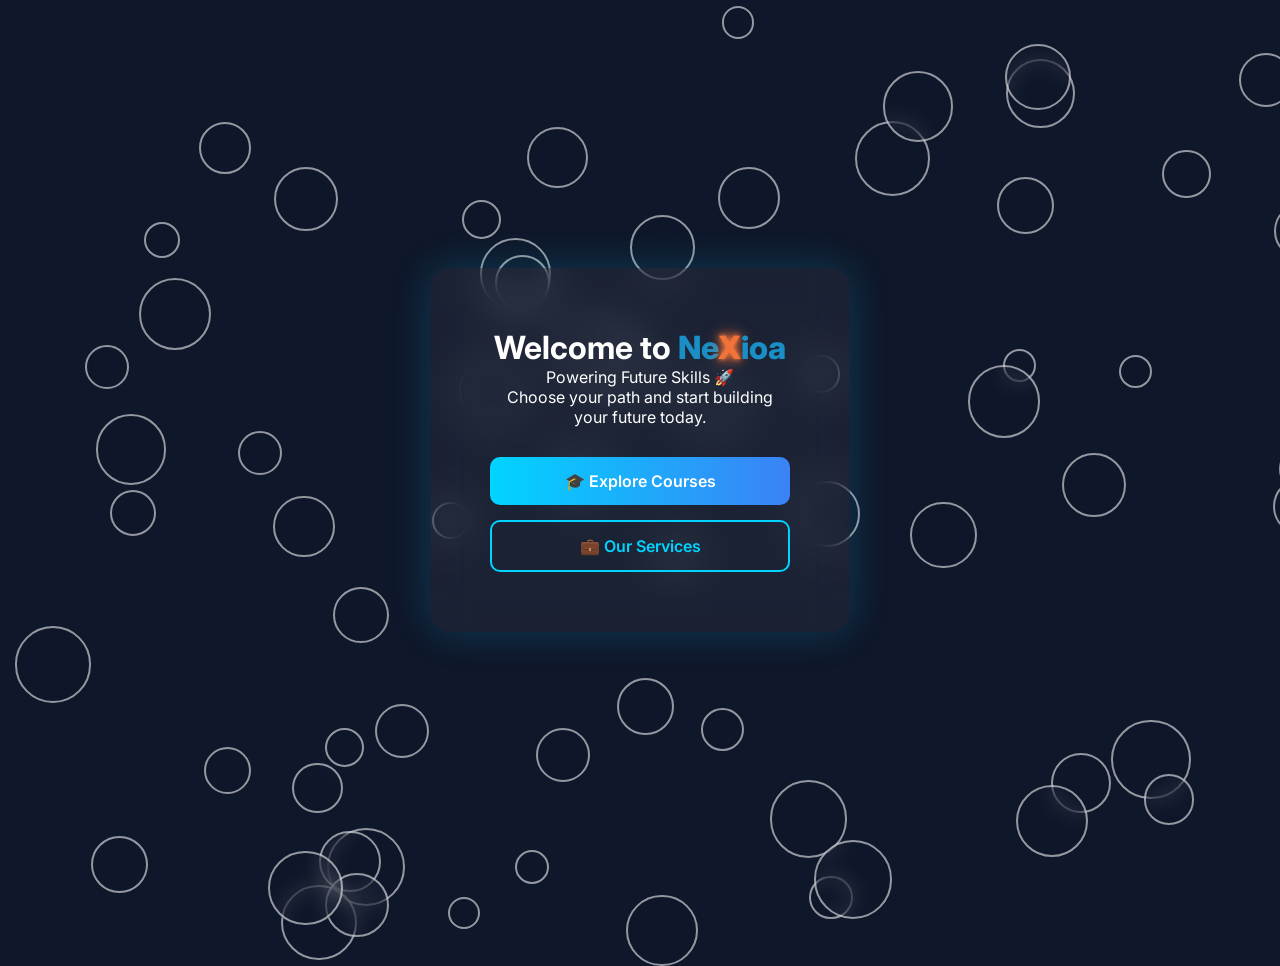
<file: index.html>
<!DOCTYPE html>
<html lang="en">
<head>
<meta charset="UTF-8">
<meta name="viewport" content="width=device-width, initial-scale=1.0">
<title>NeXioa|Powering Future Skills</title>
<link rel="icon" type="jpg" href="nexioa final logo2.jpg">


<link rel="stylesheet" href="style.css">
<link href="https://fonts.googleapis.com/css2?family=Inter:wght@400;600;800&display=swap" rel="stylesheet">

</head>

<body>

<div class="neon-bg">
    <div class="neon-ring"></div>
</div>




<div class="main-container">

    <div class="glass-card">

        <h1 class="fade-in">
            Welcome to 
            <span class="brand">
                Ne<span class="brand-x">X</span>ioa
            </span>

        </h1>

        <p class="fade-in delay">
            Powering Future Skills 🚀 <br>
            Choose your path and start building your future today.
        </p>

        <div class="button-group fade-in delay2">
            <button onclick="goToPage('courses.html')" class="btn primary">
                🎓 Explore Courses
            </button>

            <button onclick="goToPage('services.html')" class="btn secondary">
                💼 Our Services
            </button>
        </div>

    </div>

</div>

<script src="index.js"></script>

</body>
</html>
</file>
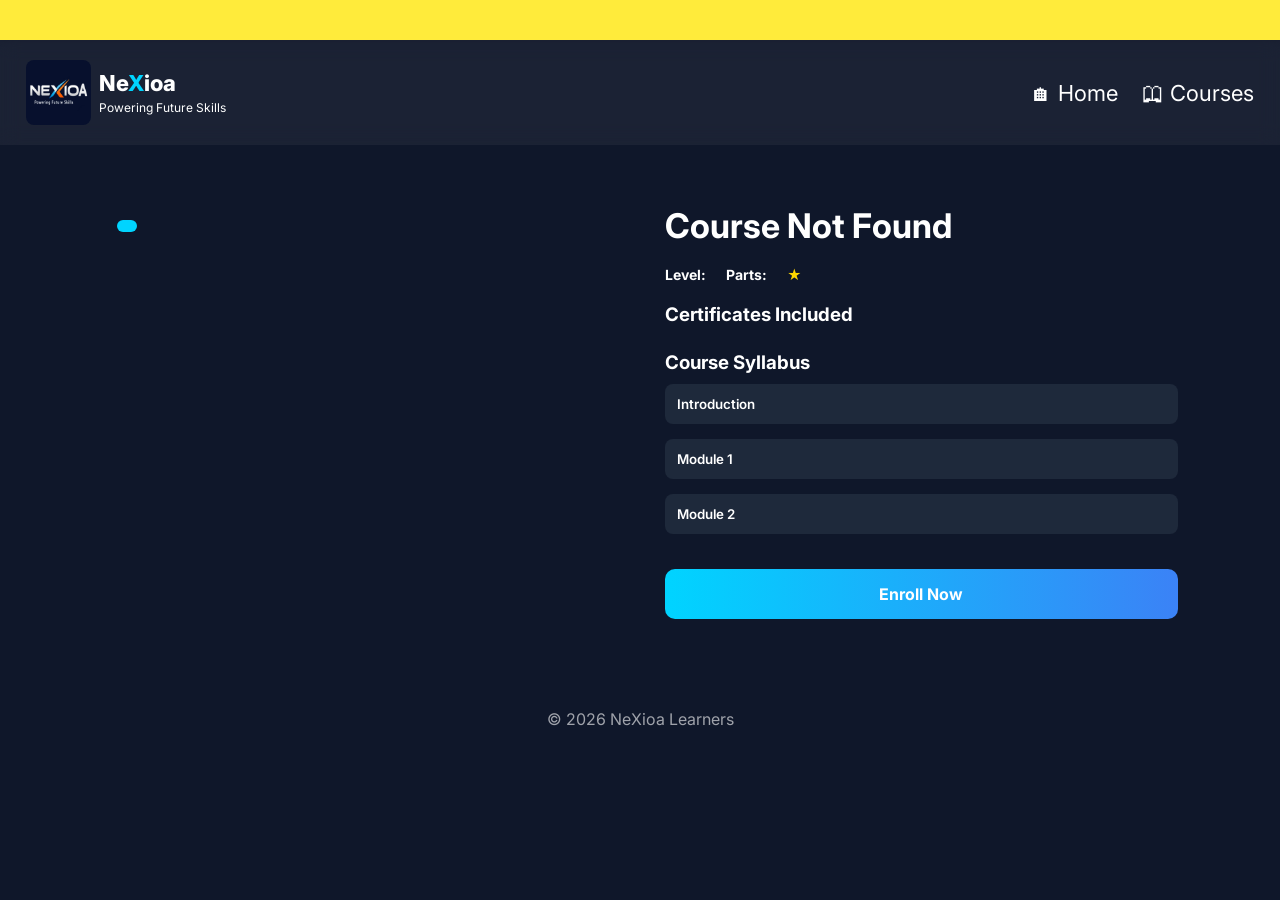
<file: course.html>
<!DOCTYPE html>
<html lang="en">
<head>
<meta charset="UTF-8">
<title>Course Details | NeXioa</title>
<link rel="icon" type="jpg" href="nexioa final logo2.jpg">
<meta name="viewport" content="width=device-width, initial-scale=1.0">
<link href="https://fonts.googleapis.com/css2?family=Inter:wght@400;600;700;800&display=swap" rel="stylesheet">
<link rel="stylesheet" href="course.css">
</head>

<body>
  
  <!-- Scrolling Banner at the top -->
<div class="scrolling-banner">
  <div class="scrolling-text">
    🎉 New Year Offer: 20% OFF! &nbsp; | &nbsp;
    🌼 Holi Special: 10% OFF! &nbsp; | &nbsp;
    🛍️ Summer Sale: 5% OFF! &nbsp; | &nbsp;
    ✨ More exciting offers valid till 20 May 2026!
    🎉 New Year Offer: 20% OFF! &nbsp; | &nbsp;
    🌼 Holi Special: 10% OFF! &nbsp; | &nbsp;
    🛍️ Summer Sale: 5% OFF! &nbsp; | &nbsp;
    ✨ More exciting offers valid till 20 May 2026!
  </div>
</div>

<style>
/* Banner container */
.scrolling-banner {
  width: 100%;
  overflow: hidden;
  background-color: #ffeb3b; /* Yellow background */
  color: #000;
  font-weight: bold;
  padding: 10px 0;
  box-shadow: 0 2px 5px rgba(0,0,0,0.2);
}

/* Scrolling text animation */
.scrolling-text {
  display: inline-block;
  white-space: nowrap;
  padding-left: 100%;
  animation: scroll-left 20s linear infinite;
}

@keyframes scroll-left {
  0% {
    transform: translateX(0%);
  }
  100% {
    transform: translateX(-100%);
  }
}
</style>

<header class="header">
  <div class="logo-wrapper">
    <img src="nexioa final logo2.jpg" class="brand-icon">
    <div class="logo-text-block">
      <div class="logo">
        <span class="logo-text1">Ne</span><span class="logo-x">X</span><span class="logo-text">ioa</span>
      </div>
      <span class="tagline">Powering Future Skills</span>
    </div>
  </div>

  <nav>
    <a href="index.html">🏠︎  Home</a>
    <a href="courses.html">🕮  Courses</a>
  </nav>
</header>

<section class="course-detail">

  <div class="course-image">
    <img id="image">
    <div class="course-badge" id="badge"></div>
  </div>

  <div class="course-info">
    <h1 id="title"></h1>
    <p id="desc"></p>

    <div class="meta">
      <span><b>Level:</b> <span id="level"></span></span>
      <span><b>Parts:</b> <span id="parts"></span></span>
      <span class="rating">★ <span id="ratingValue"></span></span>
    </div>

    <p class="price" id="price"></p>

    <h3>Certificates Included</h3>
    <div class="certificate-box">
      <img id="Participation">
      <img id="completition">
    </div>

    <h3>Course Syllabus</h3>
    <div class="accordion">
      <button class="accordion-btn">Introduction</button>
      <div class="panel"><p> This course provides a comprehensive journey from basics to mastery. 
      You'll understand fundamental principles, industry tools, and practical techniques to become proficient.</p></div>

      <button class="accordion-btn">Module 1</button>
      <div class="panel"><p>In this section, you'll explore core concepts, including best practices, step-by-step workflows, 
      and strategies used by professionals in the field. Each concept is reinforced with practical examples.</p></div>

      <button class="accordion-btn">Module 2</button>
      <div class="panel"><p> Apply your knowledge through hands-on exercises, real-world projects, and case studies. This module ensures you can implement 
      your skills confidently in personal projects, freelance tasks, or professional environments.</p></div>
    </div>

    <button class="enroll-btn" onclick="apply()">Enroll Now</button>
  </div>

</section>

<footer>
  <p>© 2026 NeXioa Learners</p>
</footer>

<script src="course.js"></script>

</body>
</html>
</file>
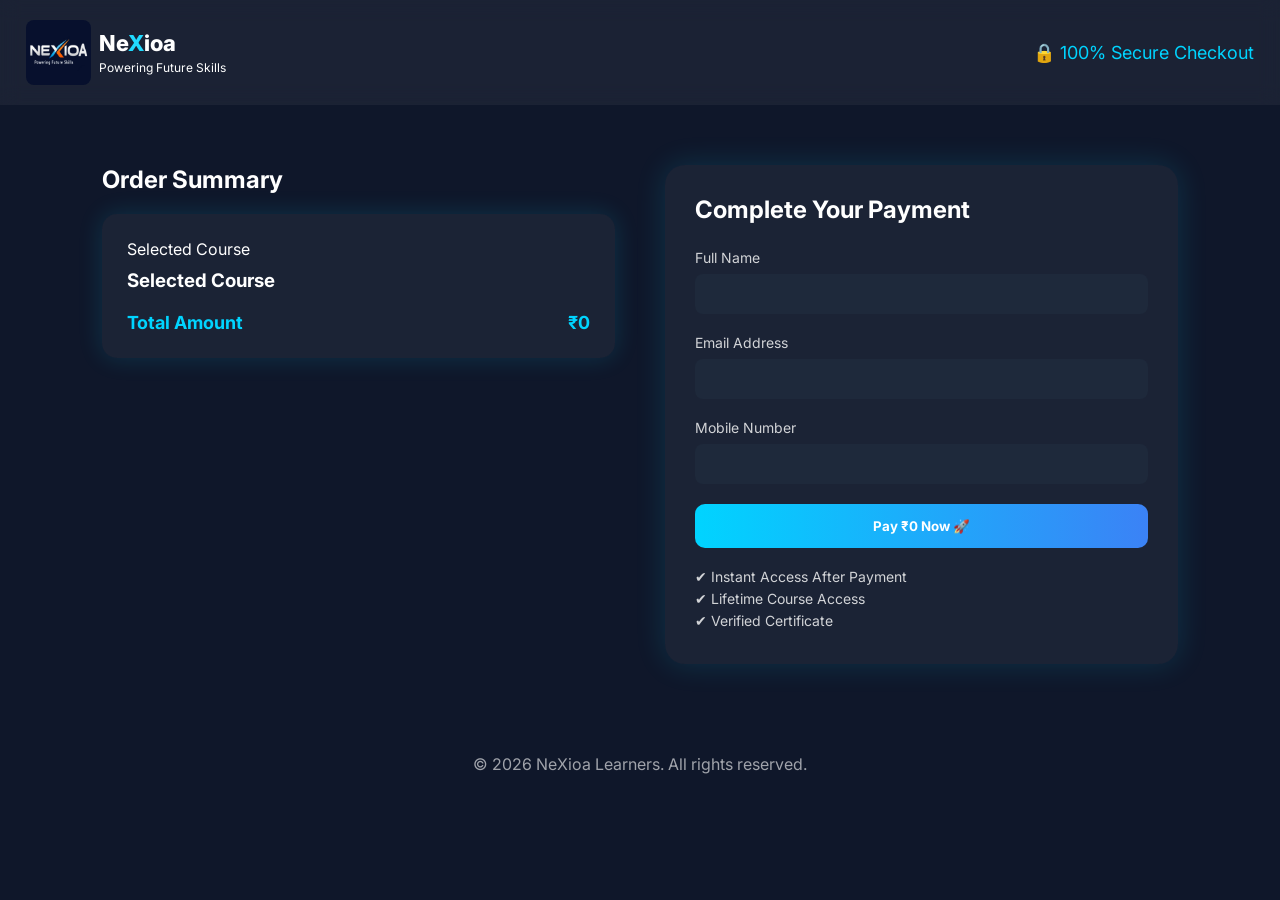
<file: payment.html>
<!DOCTYPE html>
<html lang="en">
<head>
<meta charset="UTF-8">
<title>Secure Payment | NeXioa</title>
<link rel="icon" type="jpg" href="nexioa final logo2.jpg">
<meta name="viewport" content="width=device-width, initial-scale=1.0">

<link href="https://fonts.googleapis.com/css2?family=Inter:wght@400;600;700;800&display=swap" rel="stylesheet">
<link rel="stylesheet" href="payment.css">

</head>
<body>
<header class="header">
  <div class="logo-wrapper">
    <img src="nexioa final logo2.jpg" class="brand-icon">
    <div class="logo-text-block">
      <div class="logo">
        <span class="logo-text1">Ne</span><span class="logo-x">X</span><span class="logo-text">ioa</span>
      </div>
      <span class="tagline">Powering Future Skills</span>
    </div>
  </div>

  <div class="secure-badge">🔒 100% Secure Checkout</div>
</header>



<section class="payment-container fade-in">

  <div class="order-summary">
    <h2>Order Summary</h2>
    <div class="summary-box">
      <p>Selected Course</p>
      <h3 id="courseName">Loading...</h3>
      <div class="price-row">
        <span>Total Amount</span>
        <span>₹<span id="totalAmount">0</span></span>
      </div>
    </div>
  </div>

  <div class="payment-box">
    <h2>Complete Your Payment</h2>

    <form id="paymentForm">

      <div class="input-group">
        <label>Full Name</label>
        <input type="text" id="name" required>
      </div>

      <div class="input-group">
        <label>Email Address</label>
        <input type="email" id="email" required>
      </div>

      <div class="input-group">
        <label>Mobile Number</label>
        <input type="tel" id="phone" required>
      </div>

      <button type="submit" class="pay-btn">
        Pay ₹<span id="payAmount">0</span> Now 🚀
      </button>

    </form>

    <div class="trust-info">
      <p>✔ Instant Access After Payment</p>
      <p>✔ Lifetime Course Access</p>
      <p>✔ Verified Certificate</p>
    </div>

  </div>

</section>

<footer>
  © 2026 NeXioa Learners. All rights reserved.
</footer>

<script src="payment.js"></script>

</body>
</html>
</file>
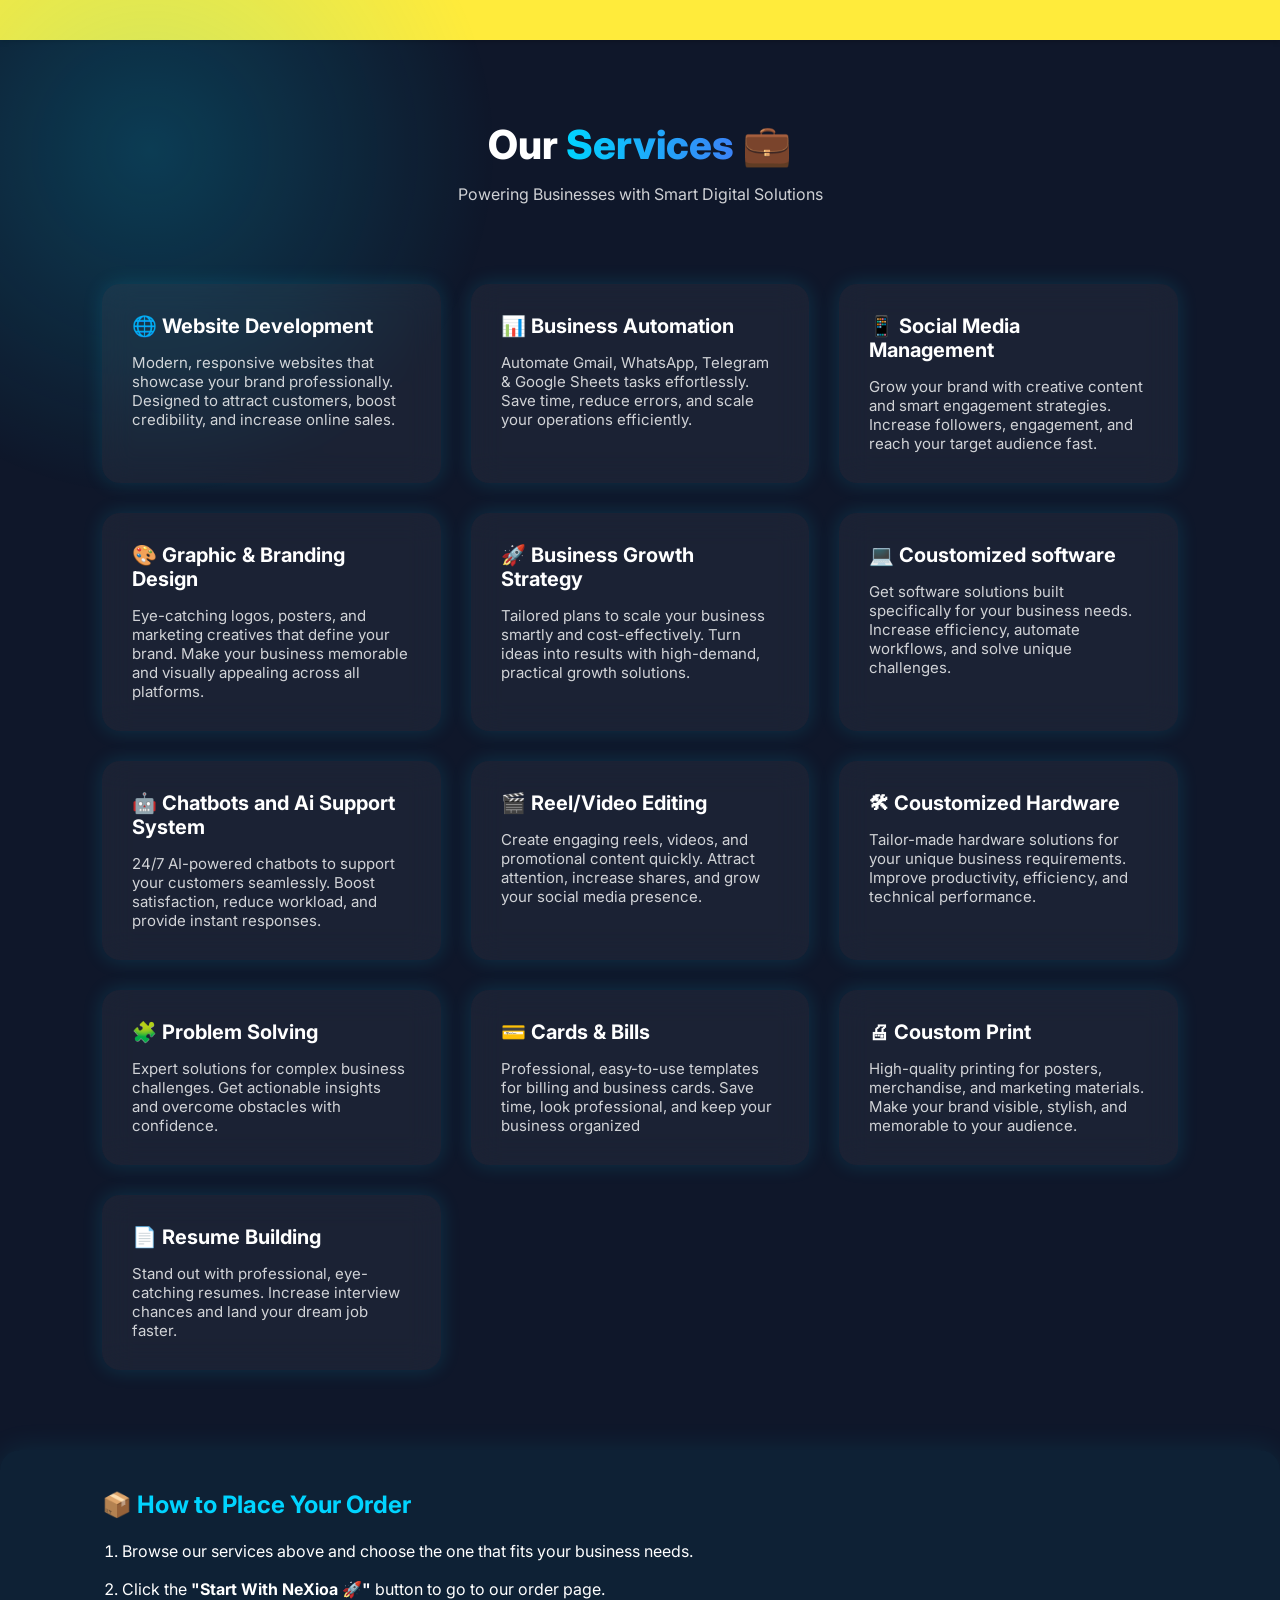
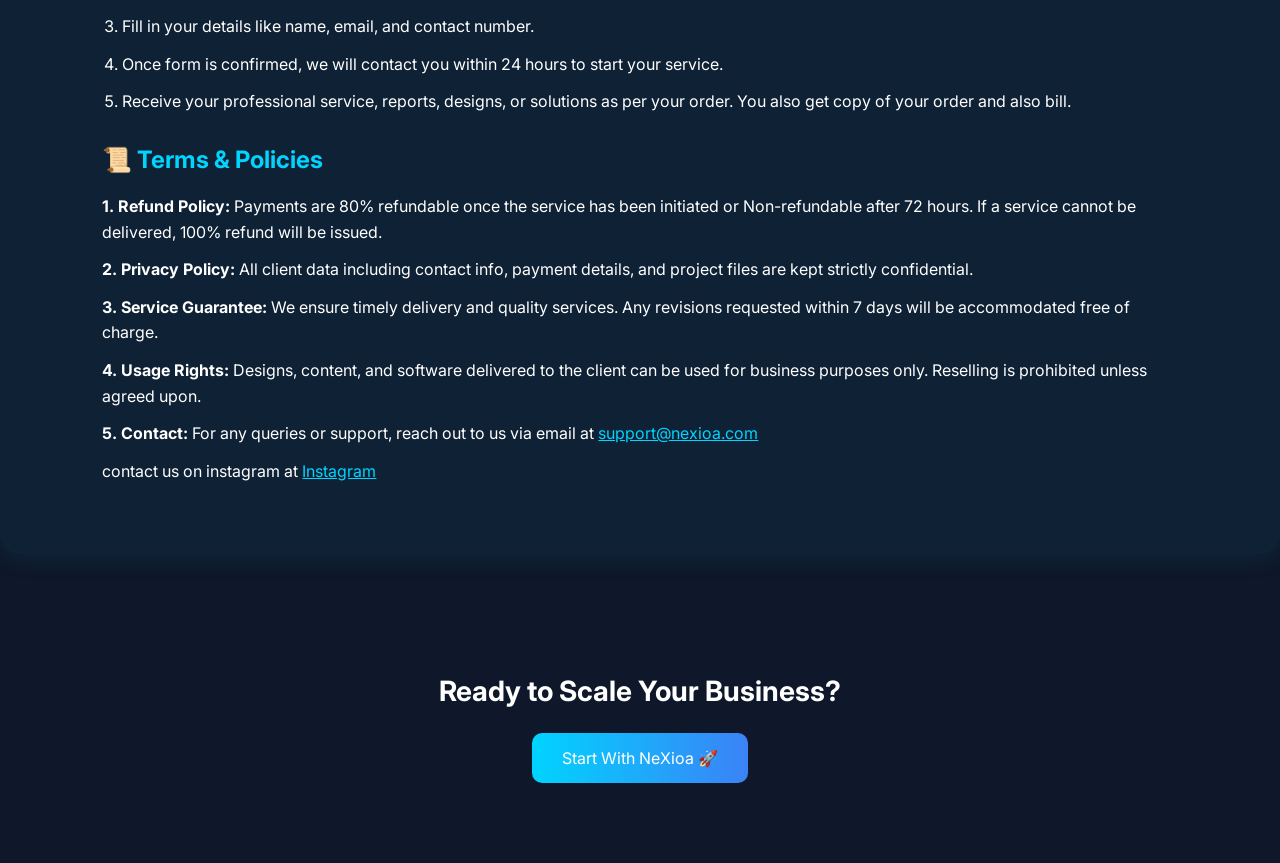
<file: services.html>
<!DOCTYPE html>
<html lang="en">
<head>
<meta charset="UTF-8">
<meta name="viewport" content="width=device-width, initial-scale=1.0">
<title>NeXioa Services</title>
<link rel="icon" type="jpg" href="nexioa final logo2.jpg">

<link rel="stylesheet" href="servicess.css">
<link href="https://fonts.googleapis.com/css2?family=Inter:wght@400;600;800&display=swap" rel="stylesheet">

</head>
<body>
  <!-- Scrolling Banner at the top -->
<div class="scrolling-banner">
  <div class="scrolling-text">
    🎉 New Year Offer: 20% OFF! &nbsp; | &nbsp;
    🌼 Holi Special: 10% OFF! &nbsp; | &nbsp;
    🛍️ Summer Sale: 5% OFF! &nbsp; | &nbsp;
    ✨ More exciting offers valid till 20 May 2026!
    🎉 New Year Offer: 20% OFF! &nbsp; | &nbsp;
    🌼 Holi Special: 10% OFF! &nbsp; | &nbsp;
    🛍️ Summer Sale: 5% OFF! &nbsp; | &nbsp;
    ✨ More exciting offers valid till 20 May 2026!
  </div>
</div>

<style>
/* Banner container */
.scrolling-banner {
  width: 100%;
  overflow: hidden;
  background-color: #ffeb3b; /* Yellow background */
  color: #000;
  font-weight: bold;
  padding: 10px 0;
  box-shadow: 0 2px 5px rgba(0,0,0,0.2);
}

/* Scrolling text animation */
.scrolling-text {
  display: inline-block;
  white-space: nowrap;
  padding-left: 100%;
  animation: scroll-left 20s linear infinite;
}

@keyframes scroll-left {
  0% {
    transform: translateX(0%);
  }
  100% {
    transform: translateX(-100%);
  }
}
</style>


<div class="background-glow"></div>

<header class="services-header">
  <h1>Our <span class="brand">Services</span> 💼</h1>
  <p>Powering Businesses with Smart Digital Solutions</p>
</header>

<section class="services-grid">

  <div class="card">
    <h2>🌐 Website Development</h2>
    <p>Modern, responsive websites that showcase your brand professionally.
      Designed to attract customers, boost credibility, and increase online sales.</p>
  </div>

  <div class="card">
    <h2>📊 Business Automation</h2>
    <p>Automate Gmail, WhatsApp, Telegram & Google Sheets tasks effortlessly.
      Save time, reduce errors, and scale your operations efficiently.</p>
  </div>

  <div class="card">
    <h2>📱 Social Media Management</h2>
    <p>Grow your brand with creative content and smart engagement strategies.
      Increase followers, engagement, and reach your target audience fast.</p>
  </div>

  <div class="card">
    <h2>🎨 Graphic & Branding Design</h2>
    <p>Eye-catching logos, posters, and marketing creatives that define your brand.
      Make your business memorable and visually appealing across all platforms.</p>
  </div>

  <div class="card">
    <h2>🚀 Business Growth Strategy</h2>
    <p>Tailored plans to scale your business smartly and cost-effectively.
      Turn ideas into results with high-demand, practical growth solutions.</p>
  </div>

  <div class="card">
    <h2>💻 Coustomized software </h2>
    <p>Get software solutions built specifically for your business needs.
      Increase efficiency, automate workflows, and solve unique challenges.</p>
  </div>

  <div class="card">
    <h2>🤖 Chatbots and Ai Support System</h2>
    <p>24/7 AI-powered chatbots to support your customers seamlessly.
      Boost satisfaction, reduce workload, and provide instant responses.</p>
  </div>

  <div class="card">
    <h2>🎬 Reel/Video Editing</h2>
    <p>Create engaging reels, videos, and promotional content quickly.
      Attract attention, increase shares, and grow your social media presence.</p>
  </div>

  <div class="card">
    <h2>🛠 Coustomized Hardware</h2>
    <p>Tailor-made hardware solutions for your unique business requirements.
      Improve productivity, efficiency, and technical performance.</p>
  </div>

  <div class="card">
    <h2>🧩 Problem Solving</h2>
    <p>Expert solutions for complex business challenges.
      Get actionable insights and overcome obstacles with confidence.</p>
  </div>

  <div class="card">
    <h2>💳 Cards & Bills</h2>
    <p>Professional, easy-to-use templates for billing and business cards.
      Save time, look professional, and keep your business organized</p>
  </div>

  <div class="card">
    <h2>🖨 Coustom Print</h2>
    <p>High-quality printing for posters, merchandise, and marketing materials.
      Make your brand visible, stylish, and memorable to your audience.</p>
  </div>

  <div class="card">
    <h2>📄 Resume Building</h2>
    <p>Stand out with professional, eye-catching resumes.
      Increase interview chances and land your dream job faster.</p>
  </div>
</section>
<section class="order-info-section">
  <div class="order-box">
    <h2>📦 How to Place Your Order</h2>
    <ol>
      <li>Browse our services above and choose the one that fits your business needs.</li>
      <li>Click the <strong>"Start With NeXioa 🚀"</strong> button to go to our order page.</li>
      <li>Fill in your details like name, email, and contact number.</li>
      <li>Once form is confirmed, we will contact you within 24 hours to start your service.</li>
      <li>Receive your professional service, reports, designs, or solutions as per your order. You also get copy of your order and also bill.</li>
    </ol>
  </div>

  <div class="terms-box">
    <h2>📜 Terms & Policies</h2>
    <p><strong>1. Refund Policy:</strong> Payments are 80% refundable once the service has been initiated or Non-refundable after 72 hours. If a service cannot be delivered, 100% refund will be issued.</p>
    <p><strong>2. Privacy Policy:</strong> All client data including contact info, payment details, and project files are kept strictly confidential.</p>
    <p><strong>3. Service Guarantee:</strong> We ensure timely delivery and quality services. Any revisions requested within 7 days will be accommodated free of charge.</p>
    <p><strong>4. Usage Rights:</strong> Designs, content, and software delivered to the client can be used for business purposes only. Reselling is prohibited unless agreed upon.</p>
    <p><strong>5. Contact:</strong> For any queries or support, reach out to us via email at <a href="mailto:officialnexioalearners@gmail.com">support@nexioa.com</a></p>
    <p>contact us on instagram at  <a href="https://www.instagram.com/nexioalearns?igsh=bTdyZzByd25qZnQw" target="_blank">Instagram</a>
    </a></p>
  </div>
</section>


<section class="cta-section">
  <h2>Ready to Scale Your Business?</h2>
  <button onclick="goToCourses()" class="cta-btn">
    Start With NeXioa 🚀
  </button>
</section>

<script src="services.js"></script>

</body>
</html>
</file>
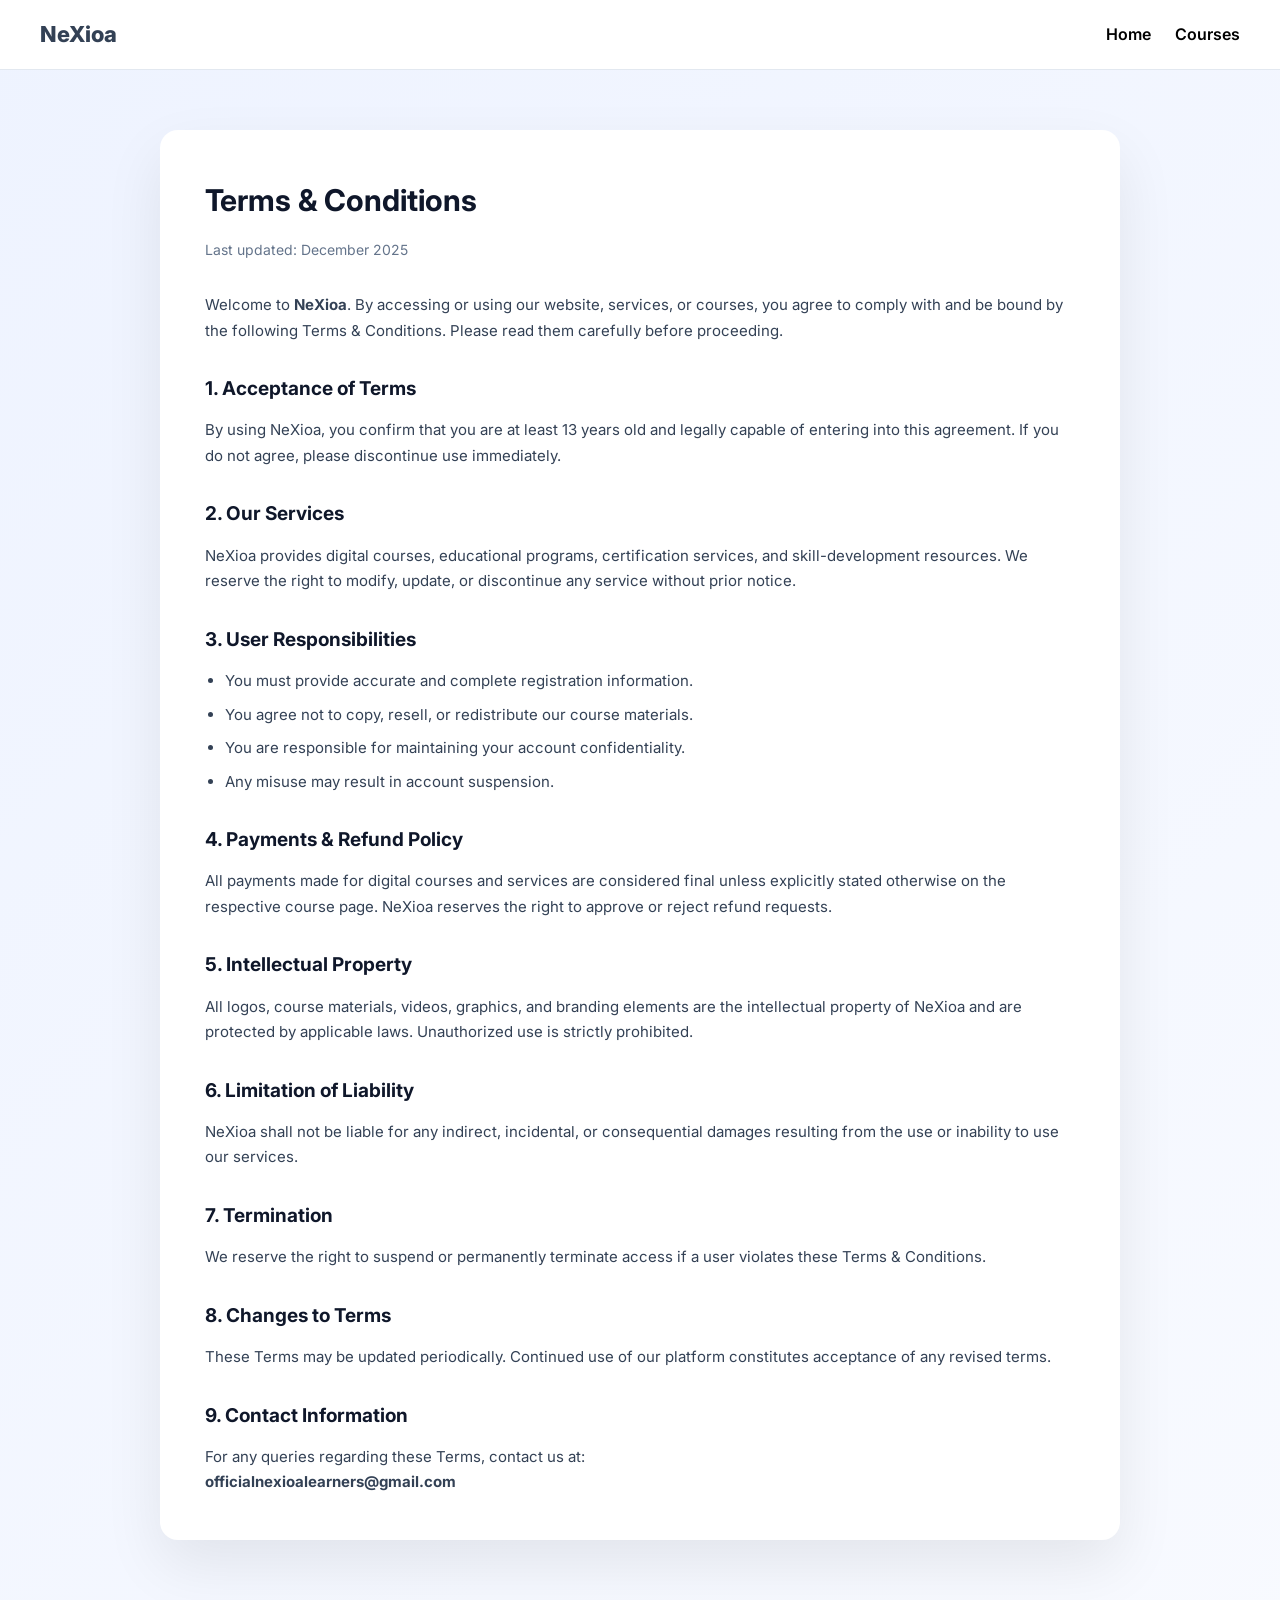
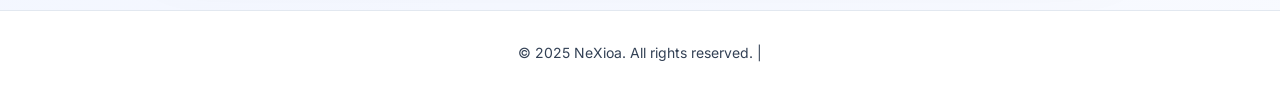
<file: terms.html>
<!DOCTYPE html>
<html lang="en">
<head>
<meta charset="UTF-8">
<title>Terms & Conditions | NeXioa</title>
<link rel="icon" type="png" href="nexioa final logo2.png">
<meta name="viewport" content="width=device-width, initial-scale=1.0">

<link href="https://fonts.googleapis.com/css2?family=Inter:wght@400;600;700;800&display=swap" rel="stylesheet">

<style>
:root {
  --primary: #2563eb;
  --dark: #0f172a;
  --light: #f8fafc;
  --text: #334155;
  --border: #e2e8f0;
}

*{
  margin:0;
  padding:0;
  box-sizing:border-box;
  font-family:'Inter',sans-serif;
}

body{
  background: linear-gradient(135deg,#eef3ff,#f8faff);
  color:var(--text);
  line-height:1.7;
}

/* HEADER */
header{
  background:white;
  border-bottom:1px solid var(--border);
  padding:16px 40px;
  display:flex;
  justify-content:space-between;
  align-items:center;
}

.logo{
  font-size:22px;
  font-weight:800;
}

.logo span:nth-child(2){
  color:var(--primary);
}

nav a{
  margin-left:20px;
  text-decoration:none;
  font-weight:600;
  color:#000;
  transition:0.3s;
}

nav a:hover{
  color:var(--primary);
}

/* CONTAINER */
.container{
  max-width:1000px;
  margin:60px auto;
  padding:0 20px;
}

/* CARD */
.card{
  background:white;
  border-radius:18px;
  padding:45px;
  box-shadow:0 25px 60px rgba(0,0,0,0.08);
  animation:fadeUp 0.6s ease;
}

@keyframes fadeUp{
  from{opacity:0; transform:translateY(20px);}
  to{opacity:1; transform:translateY(0);}
}

h2{
  font-size:30px;
  margin-bottom:8px;
  color:var(--dark);
}

.updated{
  font-size:14px;
  color:#64748b;
  margin-bottom:30px;
}

h3{
  margin-top:30px;
  font-size:19px;
  color:var(--dark);
}

p, ul{
  margin-top:12px;
  font-size:15px;
}

ul{
  padding-left:20px;
}

ul li{
  margin-bottom:8px;
}

/* FOOTER */
footer{
  margin-top:70px;
  padding:30px;
  text-align:center;
  font-size:14px;
  background:white;
  border-top:1px solid var(--border);
}

footer a{
  color:var(--primary);
  text-decoration:none;
  font-weight:600;
}

footer a:hover{
  text-decoration:underline;
}

/* RESPONSIVE */
@media(max-width:600px){
  .card{
    padding:25px;
  }
  h2{
    font-size:24px;
  }
}
</style>
</head>

<body>

<header>
  <div class="logo">
    Ne<span>X</span>ioa
  </div>

  <nav>
    <a href="index.html">Home</a>
    <a href="courses.html">Courses</a>
  </nav>
</header>

<div class="container">
<div class="card">

<h2>Terms & Conditions</h2>
<p class="updated">Last updated: December 2025</p>

<p>
Welcome to <strong>NeXioa</strong>. By accessing or using our website, services,
or courses, you agree to comply with and be bound by the following Terms & Conditions.
Please read them carefully before proceeding.
</p>

<h3>1. Acceptance of Terms</h3>
<p>
By using NeXioa, you confirm that you are at least 13 years old and legally capable
of entering into this agreement. If you do not agree, please discontinue use immediately.
</p>

<h3>2. Our Services</h3>
<p>
NeXioa provides digital courses, educational programs, certification services,
and skill-development resources. We reserve the right to modify, update, or discontinue
any service without prior notice.
</p>

<h3>3. User Responsibilities</h3>
<ul>
<li>You must provide accurate and complete registration information.</li>
<li>You agree not to copy, resell, or redistribute our course materials.</li>
<li>You are responsible for maintaining your account confidentiality.</li>
<li>Any misuse may result in account suspension.</li>
</ul>

<h3>4. Payments & Refund Policy</h3>
<p>
All payments made for digital courses and services are considered final unless
explicitly stated otherwise on the respective course page.
NeXioa reserves the right to approve or reject refund requests.
</p>

<h3>5. Intellectual Property</h3>
<p>
All logos, course materials, videos, graphics, and branding elements are
the intellectual property of NeXioa and are protected by applicable laws.
Unauthorized use is strictly prohibited.
</p>

<h3>6. Limitation of Liability</h3>
<p>
NeXioa shall not be liable for any indirect, incidental, or consequential damages
resulting from the use or inability to use our services.
</p>

<h3>7. Termination</h3>
<p>
We reserve the right to suspend or permanently terminate access if a user
violates these Terms & Conditions.
</p>

<h3>8. Changes to Terms</h3>
<p>
These Terms may be updated periodically. Continued use of our platform
constitutes acceptance of any revised terms.
</p>

<h3>9. Contact Information</h3>
<p>
For any queries regarding these Terms, contact us at:<br>
<strong>officialnexioalearners@gmail.com</strong>
</p>

</div>
</div>

<footer>
© 2025 NeXioa. All rights reserved. |
</footer>

</body>
</html>
</file>
<file: style.css>
* {
  margin: 0;
  padding: 0;
  box-sizing: border-box;
  font-family: 'Inter', sans-serif;
}

body {
  height: 100vh;
  background: #0f172a;
  overflow: hidden;
  display: flex;
  justify-content: center;
  align-items: center;
  color: #ffffff;
}

/* Animated background glow */
.background-glow {
  position: absolute;
  width: 600px;
  height: 600px;
  background: radial-gradient(circle, #00d4ff55, transparent 70%);
  animation: floatGlow 6s ease-in-out infinite alternate;
  z-index: 0;
}

@keyframes floatGlow {
  0% { transform: translate(-50px, -50px); }
  100% { transform: translate(50px, 50px); }
}

.main-container {
  position: relative;
  z-index: 1;
}

/* Glass card */
.glass-card {
  backdrop-filter: blur(18px);
  background: rgba(255, 255, 255, 0.05);
  padding: 60px;
  border-radius: 20px;
  text-align: center;
  width: 420px;
  box-shadow: 0 0 40px rgba(0, 212, 255, 0.2);
  transition: 0.4s ease;
}

.glass-card:hover {
  transform: translateY(-8px);
  box-shadow: 0 0 60px rgba(0, 212, 255, 0.4);
}

/* Brand text */
.brand {
  font-weight: 800;
  color: #198fc5;
}

/* Special X styling */
.brand-x {
   color: #f0733a;
  font-weight: 800;
  text-shadow:
    0 0 4px #f0733a,
    0 0 8px #f0733a,
    0 0 16px #f0733a
}



/* Buttons */
.button-group {
  margin-top: 30px;
  display: flex;
  flex-direction: column;
  gap: 15px;
}

.btn {
  padding: 14px;
  border-radius: 10px;
  border: none;
  cursor: pointer;
  font-size: 16px;
  font-weight: 600;
  transition: 0.3s ease;
  position: relative;
  overflow: hidden;
}

.primary {
  background: linear-gradient(90deg, #00d4ff, #3b82f6);
  color: white;
}

.secondary {
  background: transparent;
  border: 2px solid #00d4ff;
  color: #00d4ff;
}

.btn:hover {
  transform: scale(1.05);
  box-shadow: 0 0 20px #00d4ff;
}

/* Fade animation */
.fade-in {
  opacity: 0;
  transform: translateY(20px);
  animation: fadeUp 1s forwards;
}

.delay {
  animation-delay: 0.5s;
}

.delay2 {
  animation-delay: 1s;
}

@keyframes fadeUp {
  to {
    opacity: 1;
    transform: translateY(0);
  }
}

/* Responsive */
@media (max-width: 500px) {
  .glass-card {
    width: 90%;
    padding: 40px 25px;
  }
}


/* ===============================
   MULTIPLE FLOATING FUTURE BUBBLES
================================ */

.floating-bubble {
  position: absolute;
  border-radius: 100%;
  border: 2px solid rgba(255, 255, 255, 0.801);
  backdrop-filter: blur(8px);
  animation: floatMove linear infinite;
  opacity: 0.7;
}

@keyframes floatMove {
  0% {
    transform: translateY(0px) translateX(0px) scale(1);
  }
  50% {
    transform: translateY(-30px) translateX(20px) scale(1.1);
  }
  100% {
    transform: translateY(-60px) translateX(-20px) scale(1);
  }
}
</file>
<file: course.css>
*{
  margin:0;
  padding:0;
  box-sizing:border-box;
  font-family:'Inter',sans-serif;
}

body{
  background:#0f172a;
  color:white;
  overflow-x:hidden;
}

/* HEADER */
.header{
  display:flex;
  justify-content:space-between;
  align-items:center;
  padding:20px 2%;
  background:rgba(255,255,255,0.05);
  backdrop-filter:blur(10px);
}

.logo-wrapper{
  display:flex;
  align-items:center;
  gap:8px;
}

.brand-icon{
  width:65px;
  border-radius:8px;
}

.logo{
  font-weight:800;
  font-size:22px;
}

.logo-x{
  color:#00d4ff;
}

.tagline{
  font-size:12px;
  opacity:1;
}

nav a{
  margin-left:20px;
  text-decoration:none;
  color:white;
  transition:0.3s;
  size: 80px;
  font-size: 22px;
}

nav a:hover{
  color:#00d4ff;
}

/* COURSE DETAIL */
.course-detail{
  display:grid;
  grid-template-columns:1fr 1fr;
  gap:50px;
  padding:60px 8%;
  align-items:start;
}

/* IMAGE */
.course-image{
  position:relative;
}

.course-image img{
  width:100%;
  border-radius:20px;
  box-shadow:0 0 40px rgba(0,212,255,0.3);
}

.course-badge{
  position:absolute;
  top:15px;
  left:15px;
  background:#00d4ff;
  color:#000;
  padding:6px 10px;
  font-weight:600;
  border-radius:6px;
  font-size:12px;
}

/* INFO */
.course-info h1{
  font-size:34px;
  margin-bottom:15px;
}

.course-info p{
  opacity:0.8;
  margin-bottom:20px;
}

.meta{
  display:flex;
  gap:20px;
  margin-bottom:20px;
  font-size:14px;
}

.rating{
  color:#ffd700;
  font-weight:700;
}

/* PRICE */
.price{
  font-size:26px;
  font-weight:800;
  color:#00d4ff;
  margin-bottom:25px;
}

/* CERTIFICATES */
.certificate-box{
  display:flex;
  gap:15px;
  margin-bottom:25px;
}

.certificate-box img{
  width:120px;
  border-radius:10px;
  box-shadow:0 0 20px rgba(0,212,255,0.2);
}

/* ACCORDION */
.accordion-btn{
  width:100%;
  padding:12px;
  text-align:left;
  background:#1e293b;
  color:white;
  border:none;
  cursor:pointer;
  font-weight:600;
  margin-top:10px;
  border-radius:8px;
  transition:0.3s;
}

.accordion-btn:hover{
  background:#00d4ff;
  color:#000;
}

.panel{
  max-height:0;
  overflow:hidden;
  transition:max-height 0.4s ease;
  background:rgba(255,255,255,0.05);
  border-radius:8px;
  margin-top:5px;
  padding:0 12px;
}

.panel p{
  padding:10px 0;
}

/* ENROLL BUTTON */
.enroll-btn{
  margin-top:30px;
  padding:15px;
  width:100%;
  border:none;
  border-radius:10px;
  background:linear-gradient(90deg,#00d4ff,#3b82f6);
  color:white;
  font-size:16px;
  font-weight:700;
  cursor:pointer;
  transition:0.3s;
}

.enroll-btn:hover{
  transform:scale(1.05);
  box-shadow:0 0 25px #00d4ff;
}

/* FOOTER */
footer{
  text-align:center;
  padding:30px;
  opacity:0.6;
}

/* RESPONSIVE */
@media(max-width:900px){
  .course-detail{
    grid-template-columns:1fr;
  }
}
</file>
<file: payment.css>
*{
  margin:0;
  padding:0;
  box-sizing:border-box;
  font-family:'Inter',sans-serif;
}

body{
  background:#0f172a;
  color:white;
  min-height:100vh;
}

/* HEADER */
.header{
  display:flex;
  justify-content:space-between;
  align-items:center;
  padding:20px 2%;
  background:rgba(255,255,255,0.05);
  backdrop-filter:blur(10px);
}

.logo-wrapper{
  display:flex;
  align-items:center;
  gap:8px;
}

.brand-icon{
  width:65px;
  border-radius:8px;
}

.logo{
  font-weight:800;
  font-size:22px;
}

.logo-x{
  color:#21daff;
}

.tagline{
  font-size:12px;
  opacity:1;
}



.secure-badge{
  font-size:18px;
  color:#00d4ff;
}

/* CONTAINER */
.payment-container{
  display:grid;
  grid-template-columns:1fr 1fr;
  gap:50px;
  padding:60px 8%;
}

/* ORDER SUMMARY */
.order-summary h2{
  margin-bottom:20px;
}

.summary-box{
  background:rgba(255,255,255,0.05);
  padding:25px;
  border-radius:15px;
  box-shadow:0 0 25px rgba(0,212,255,0.15);
}

.summary-box h3{
  margin:10px 0 20px;
}

.price-row{
  display:flex;
  justify-content:space-between;
  font-weight:700;
  font-size:18px;
  color:#00d4ff;
}

/* PAYMENT BOX */
.payment-box{
  background:rgba(255,255,255,0.05);
  padding:30px;
  border-radius:20px;
  box-shadow:0 0 30px rgba(0,212,255,0.15);
}

.payment-box h2{
  margin-bottom:25px;
}

/* INPUTS */
.input-group{
  margin-bottom:20px;
}

.input-group label{
  display:block;
  margin-bottom:8px;
  font-size:14px;
  opacity:0.8;
}

.input-group input{
  width:100%;
  padding:12px;
  border-radius:8px;
  border:none;
  background:#1e293b;
  color:white;
  outline:none;
  transition:0.3s;
}

.input-group input:focus{
  box-shadow:0 0 10px #00d4ff;
}

/* BUTTON */
.pay-btn{
  width:100%;
  padding:14px;
  border:none;
  border-radius:10px;
  background:linear-gradient(90deg,#00d4ff,#3b82f6);
  color:white;
  font-weight:700;
  cursor:pointer;
  transition:0.3s;
}

.pay-btn:hover{
  transform:scale(1.05);
  box-shadow:0 0 20px #00d4ff;
}

/* TRUST INFO */
.trust-info{
  margin-top:20px;
  font-size:14px;
  opacity:0.8;
}

.trust-info p{
  margin:5px 0;
}

/* FOOTER */
footer{
  text-align:center;
  padding:30px;
  opacity:0.6;
}

/* ANIMATION */
.fade-in{
  animation:fadeIn 0.8s ease forwards;
}

@keyframes fadeIn{
  from{opacity:0; transform:translateY(20px);}
  to{opacity:1; transform:translateY(0);}
}

/* RESPONSIVE */
@media(max-width:900px){
  .payment-container{
    grid-template-columns:1fr;
  }
}
</file>
<file: servicess.css>
* {
  margin: 0;
  padding: 0;
  box-sizing: border-box;
  font-family: 'Inter', sans-serif;
}

body {
  background: #0f172a;
  color: #ffffff;
  min-height: 100vh;
  overflow-x: hidden;
}

/* Background Glow */
.background-glow {
  position: fixed;
  width: 700px;
  height: 700px;
  background: radial-gradient(circle, #00d4ff33, transparent 70%);
  top: -200px;
  left: -200px;
  animation: floatGlow 8s infinite alternate ease-in-out;
  z-index: 0;
}

@keyframes floatGlow {
  0% { transform: translate(0, 0); }
  100% { transform: translate(100px, 100px); }
}

/* Header */
.services-header {
  text-align: center;
  padding: 80px 20px 40px;
  position: relative;
  z-index: 1;
}

.services-header h1 {
  font-size: 40px;
  font-weight: 800;
}

.services-header p {
  margin-top: 15px;
  opacity: 0.8;
}

/* Brand Gradient */
.brand {
  background: linear-gradient(90deg, #00d4ff, #3b82f6);
  background-clip: text;
  -webkit-background-clip: text;
  color: transparent;
}

/* Grid */
.services-grid {
  display: grid;
  grid-template-columns: repeat(auto-fit, minmax(260px, 1fr));
  gap: 30px;
  padding: 40px 8%;
  position: relative;
  z-index: 1;
}

/* Cards */
.card {
  background: rgba(255, 255, 255, 0.05);
  padding: 30px;
  border-radius: 18px;
  backdrop-filter: blur(15px);
  transition: 0.4s ease;
  box-shadow: 0 0 20px rgba(0, 212, 255, 0.15);
}

.card:hover {
  transform: translateY(-10px) scale(1.03);
  box-shadow: 0 0 40px rgba(0, 212, 255, 0.4);
}

.card h2 {
  margin-bottom: 15px;
  font-size: 20px;
}

.card p {
  opacity: 0.8;
  font-size: 15px;
}

/* CTA Section */
.cta-section {
  text-align: center;
  padding: 80px 20px;
  position: relative;
  z-index: 1;
}

.cta-section h2 {
  font-size: 28px;
  margin-bottom: 25px;
}

.cta-btn {
  padding: 15px 30px;
  font-size: 16px;
  border-radius: 10px;
  border: none;
  background: linear-gradient(90deg, #00d4ff, #3b82f6);
  color: white;
  cursor: pointer;
  transition: 0.3s ease;
}

.cta-btn:hover {
  transform: scale(1.07);
  box-shadow: 0 0 25px #00d4ff;
}

/* Responsive */
@media (max-width: 768px) {
  .services-header h1 {
    font-size: 30px;
  }
}
.order-info-section {
  background: rgba(0, 212, 255, 0.05);
  padding: 40px 8%;
  border-radius: 20px;
  margin: 40px 0;
  box-shadow: 0 0 30px rgba(0,212,255,0.1);
  color: white;
}

.order-box, .terms-box {
  margin-bottom: 30px;
}

.order-box h2, .terms-box h2 {
  font-size: 24px;
  margin-bottom: 20px;
  color: #00d4ff;
}

.order-box ol {
  padding-left: 20px;
  line-height: 1.6;
}

.order-box li {
  margin-bottom: 12px;
}

.terms-box p {
  margin-bottom: 12px;
  line-height: 1.6;
}

.terms-box a {
  color: #00d4ff;
  text-decoration: underline;
}

@media(max-width:900px){
  .order-info-section {
    padding: 30px 5%;
  }
}
</file>
